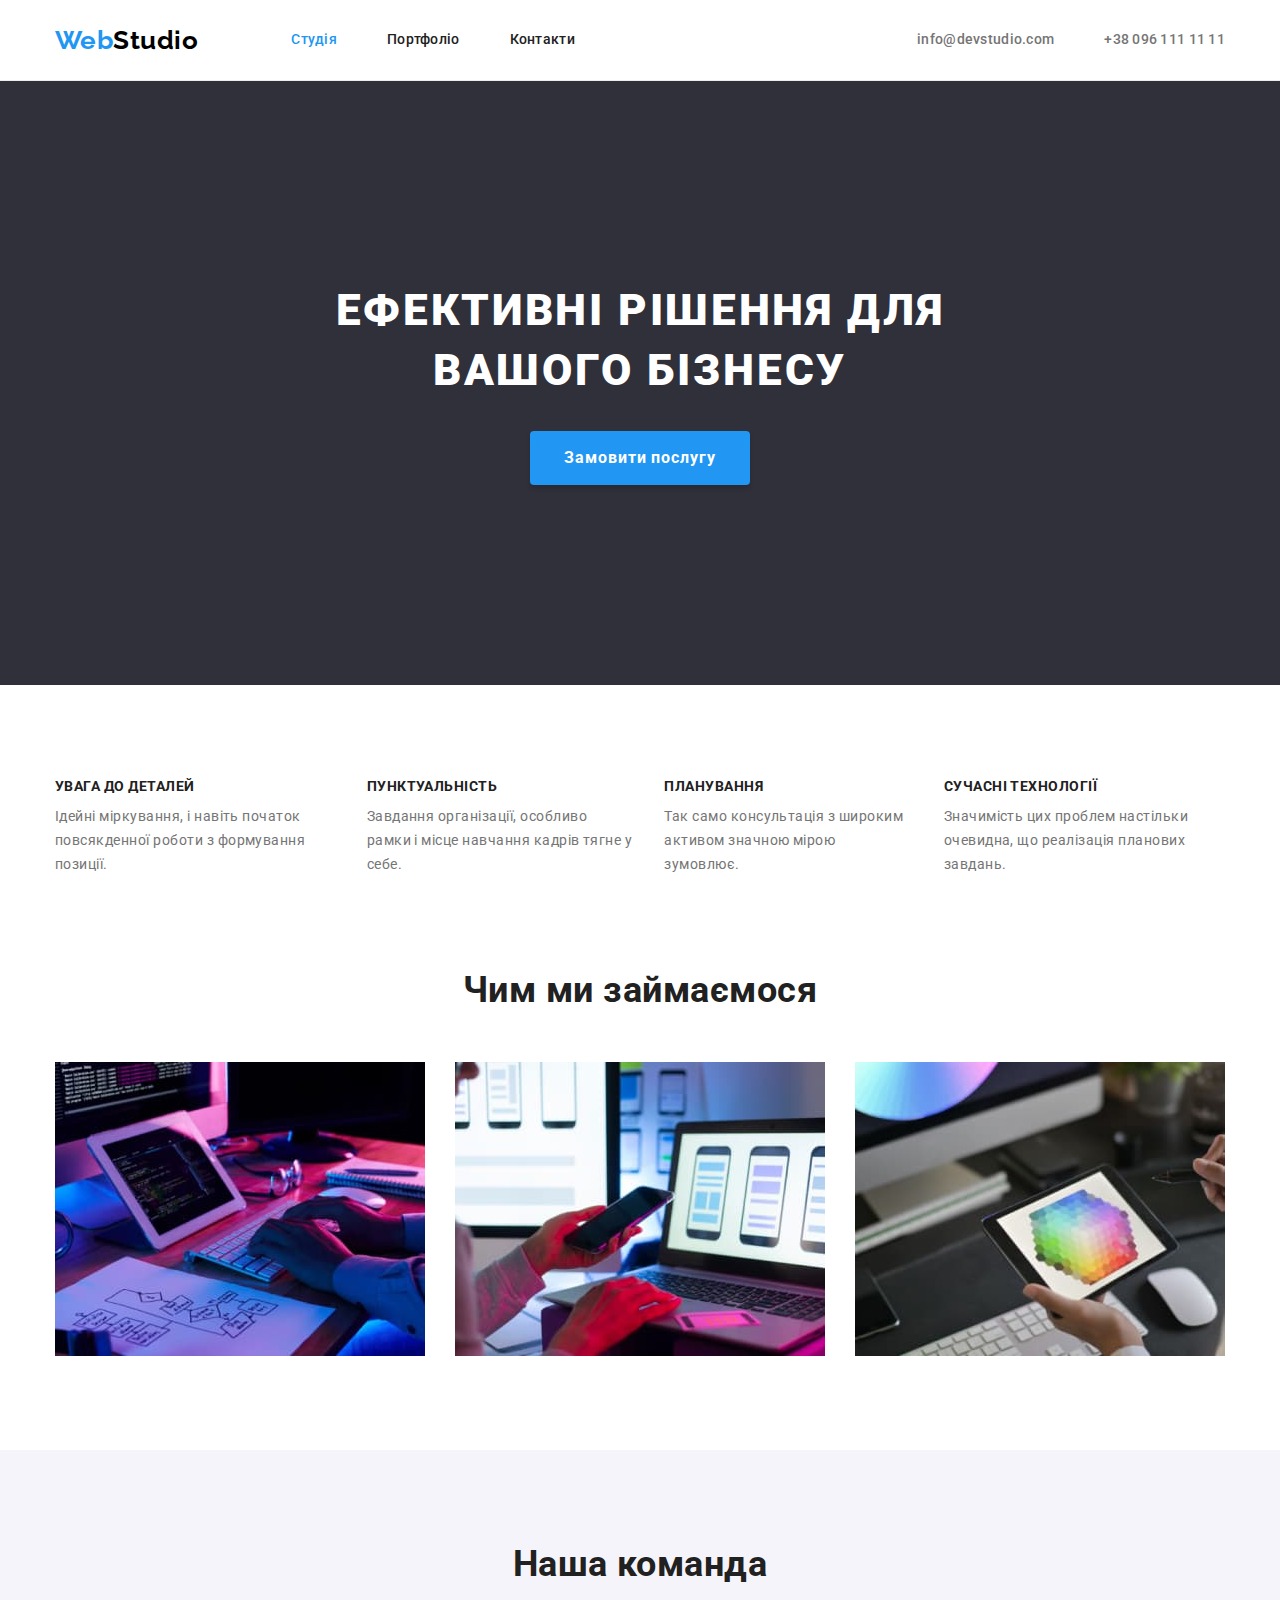
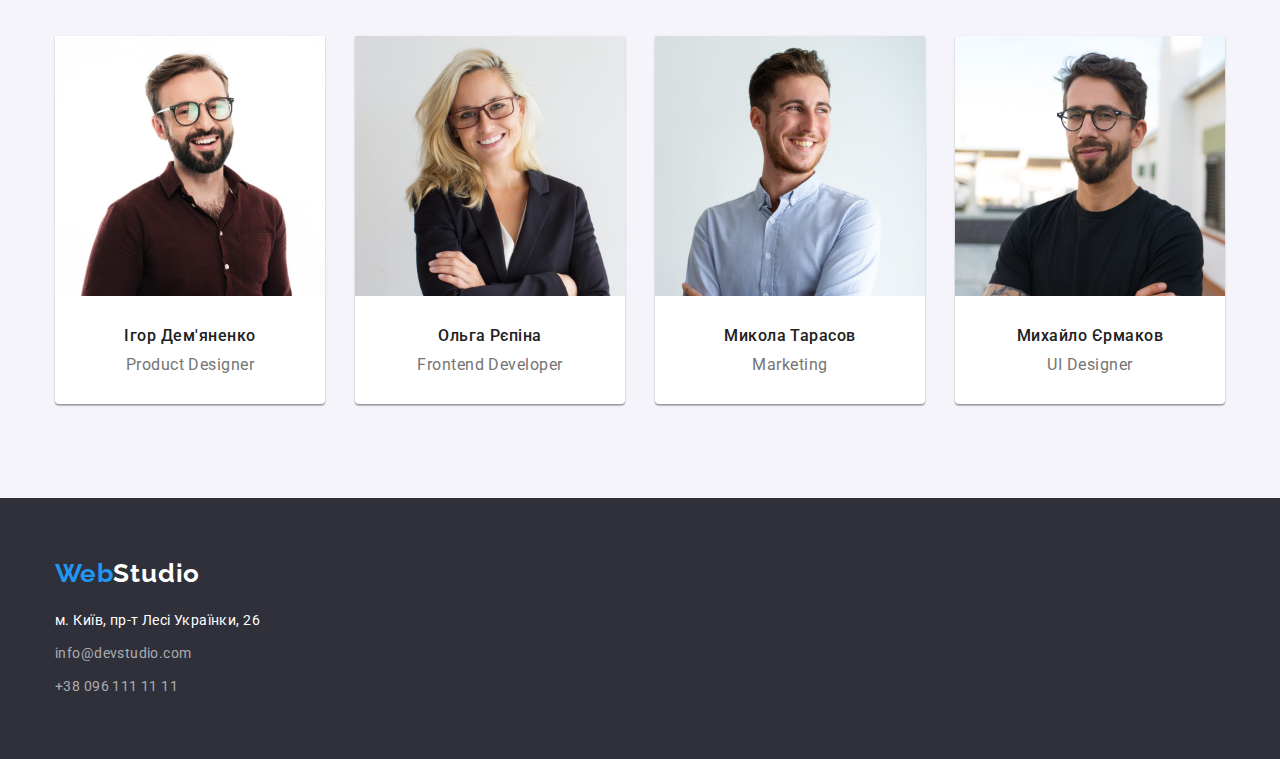
<file: index.html>
<!DOCTYPE html>
<html lang="uk">
  <head>
    <meta charset="UTF-8" />
    <meta http-equiv="X-UA-Compatible" content="IE=edge" />
    <meta name="viewport" content="width=device-width, initial-scale=1.0" />
    <title>Студія</title>
    <link rel="preconnect" href="https://fonts.googleapis.com" />
    <link rel="preconnect" href="https://fonts.gstatic.com" crossorigin />
    <link
      href="https://fonts.googleapis.com/css2?family=Raleway:wght@700&family=Roboto:wght@400;500;700&display=swap"
      rel="stylesheet"
    />
    <link
      rel="stylesheet"
      href="https://cdnjs.cloudflare.com/ajax/libs/modern-normalize/1.1.0/modern-normalize.min.css"
    />
    <link rel="stylesheet" href="./css/styles.css" />
  </head>
  <body>
    <!--Верхня лінія-->
    <header class="header">
      <div class="container flex-container">
        <nav class="nav flex-cont">
          <a href="./index.html" class="primary"
            >Web<span class="logo-white">Studio</span></a
          >

          <ul class="site-nav">
            <li class="item">
              <a href="./index.html" class="link current">Студія</a>
            </li>
            <li class="item">
              <a href="./portfolio.html" class="link">Портфоліо</a>
            </li>
            <li class="item"><a href="#Контакти" class="link">Контакти</a></li>
          </ul>
        </nav>
        <ul class="cont-nav">
          <li class="item">
            <a href="mailto:info@devstudio.com" class="link"
              >info@devstudio.com</a
            >
          </li>
          <li class="item">
            <a href="tel:+380961111111" class="link">+38 096 111 11 11</a>
          </li>
        </ul>
      </div>
    </header>
    <main>
      <!--Шапка-->
      <section class="hero">
        <div class="container">
          <h1 class="hero-title">Ефективні рішення для<br />вашого бізнесу</h1>
          <button type="button" class="button">Замовити послугу</button>
        </div>
      </section>

      <!--Особливості-->
      <section class="section">
        <div class="container">
          <h2 class="visually-hidden">Особливості</h2>
          <ul class="features-list">
            <li class="item">
              <h3 class="features-title">УВАГА ДО ДЕТАЛЕЙ</h3>
              <p class="features-text">
                Ідейні міркування, і навіть початок повсякденної роботи з
                формування позиції.
              </p>
            </li>
            <li class="item">
              <h3 class="features-title">ПУНКТУАЛЬНІСТЬ</h3>
              <p class="features-text">
                Завдання організації, особливо рамки і місце навчання кадрів
                тягне у себе.
              </p>
            </li>
            <li class="item">
              <h3 class="features-title">ПЛАНУВАННЯ</h3>
              <p class="features-text">
                Так само консультація з широким активом значною мірою зумовлює.
              </p>
            </li>
            <li class="item">
              <h3 class="features-title">СУЧАСНІ ТЕХНОЛОГІЇ</h3>
              <p class="features-text">
                Значимість цих проблем настільки очевидна, що реалізація
                планових завдань.
              </p>
            </li>
          </ul>
        </div>
      </section>
      <!--Чим ми займаємося-->
      <section class="section-work">
        <div class="container">
          <h2 class="work-title">Чим ми займаємося</h2>
          <ul class="work-block">
            <li class="item">
              <img
                src="./images/box-1.jpg"
                alt="dev"
                width="370"
                height="294"
              />
            </li>
            <li class="item">
              <img
                src="./images/box-2.jpg"
                alt="scc"
                width="370"
                height="294"
              />
            </li>
            <li class="item">
              <img
                src="./images/box-3.jpg"
                alt="design"
                width="370"
                height="294"
              />
            </li>
          </ul>
        </div>
      </section>
      <!--Наша Команда-->
      <section class="section-team">
        <div class="container">
          <h2 class="team-title">Наша команда</h2>
          <ul class="team-list">
            <li class="team-color">
              <img
                src="./images/Ihor-Demianenko.jpg"
                alt="Product Designer"
                width="270"
                height="260"
              />
              <div class="dev-box">
                <h3 class="dev-title">Ігор Дем'яненко</h3>
                <p class="dev-text">Product Designer</p>
              </div>
            </li>
            <li class="team-color">
              <img
                src="./images/Olha-Repina.jpg"
                alt="Frontend Developer"
                width="270"
                height="260"
              />
              <div class="dev-box">
                <h3 class="dev-title">Ольга Рєпіна</h3>
                <p class="dev-text">Frontend Developer</p>
              </div>
            </li>
            <li class="team-color">
              <img
                src="./images/Mykola-Tarasov.jpg"
                alt="Marketing"
                width="270"
                height="260"
              />
              <div class="dev-box">
                <h3 class="dev-title">Микола Тарасов</h3>
                <p class="dev-text">Marketing</p>
              </div>
            </li>
            <li class="team-color">
              <img
                src="./images/Myhailo-Yermakov.jpg"
                alt="UI Designer"
                width="270"
                height="260"
              />
              <div class="dev-box">
                <h3 class="dev-title">Михайло Єрмаков</h3>
                <p class="dev-text">UI Designer</p>
              </div>
            </li>
          </ul>
        </div>
      </section>
    </main>
    <!--Нижня лінія-->
    <footer class="footer">
      <div class="container">
        <a href="./index.html" class="primary"
          >Web<span class="logo-black">Studio</span></a
        >

        <address>
          <ul class="nav-foot">
            <li class="item">
              <a
                href="https://goo.gl/maps/nedKhjfCdMCEQV4k6"
                target="_blank"
                rel="noreferrer noopener"
                class="link"
                >м. Київ, пр-т Лесі Українки, 26</a
              >
            </li>
            <li class="item">
              <a href="mailto:info@devstudio.com" class="cont-link"
                >info@devstudio.com</a
              >
            </li>
            <li class="item">
              <a href="tel:+380961111111" class="cont-link"
                >+38 096 111 11 11</a
              >
            </li>
          </ul>
        </address>
      </div>
    </footer>
  </body>
</html>
</file>
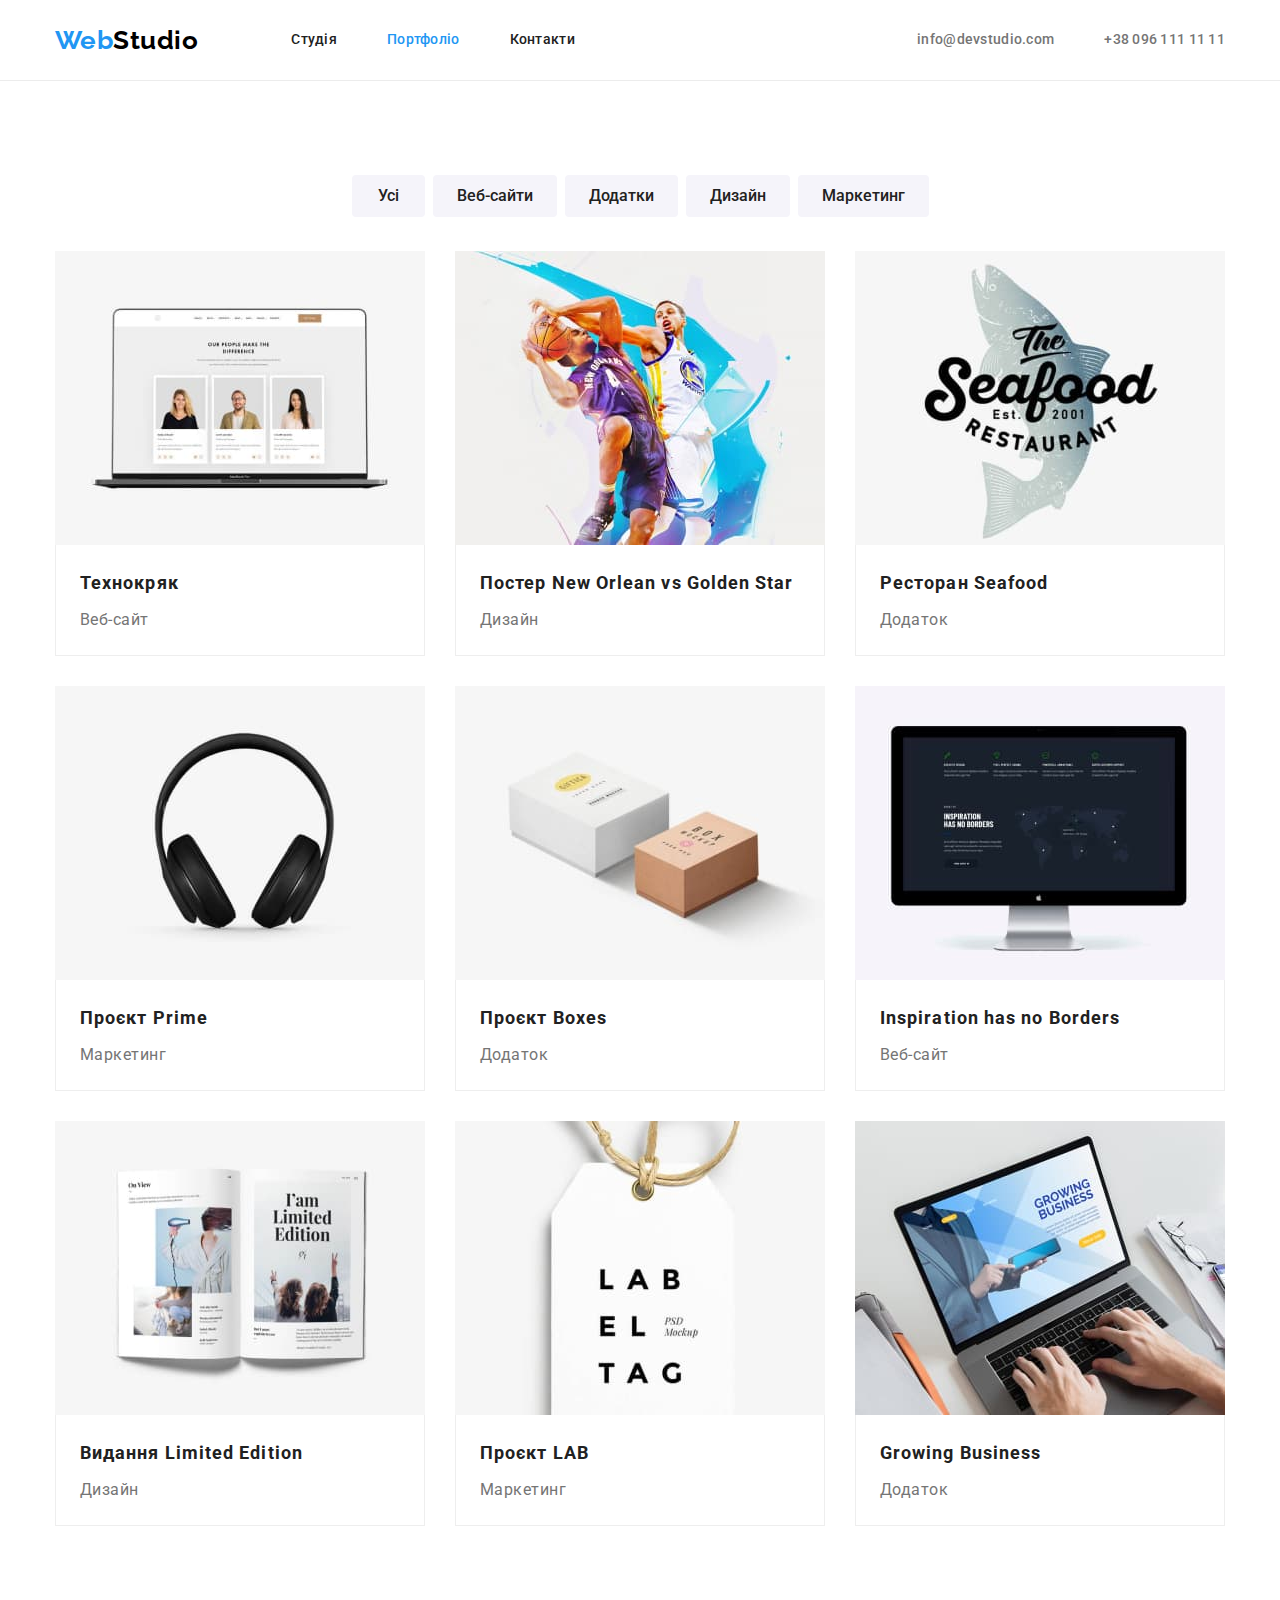
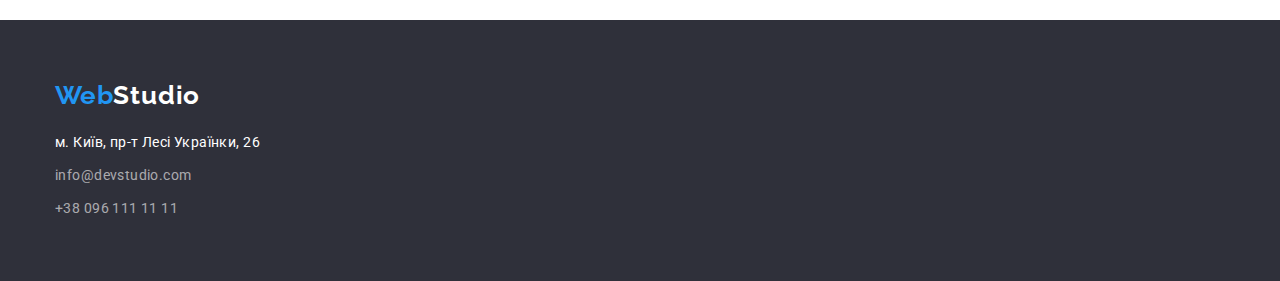
<file: portfolio.html>
<!DOCTYPE html>
<html lang="uk">
  <head>
    <meta charset="UTF-8" />
    <meta http-equiv="X-UA-Compatible" content="IE=edge" />
    <meta name="viewport" content="width=device-width, initial-scale=1.0" />
    <title>Портфоліо</title>
    <link rel="preconnect" href="https://fonts.googleapis.com" />
    <link rel="preconnect" href="https://fonts.gstatic.com" crossorigin />
    <link
      href="https://fonts.googleapis.com/css2?family=Raleway:wght@700&family=Roboto:wght@400;500;700&display=swap"
      rel="stylesheet"
    />
    <link
      rel="stylesheet"
      href="https://cdnjs.cloudflare.com/ajax/libs/modern-normalize/1.1.0/modern-normalize.min.css"
    />
    <link rel="stylesheet" href="./css/styles.css" />
  </head>
  <body>
    <!--Верхня лінія-->
    <header class="header">
      <div class="container flex-container">
        <nav class="nav flex-cont">
          <a href="./index.html" class="primary"
            >Web<span class="logo-white">Studio</span></a
          >
          <ul class="site-nav">
            <li class="item"><a href="./index.html" class="link">Студія</a></li>
            <li class="item">
              <a href="./portfolio.html" class="link current">Портфоліо</a>
            </li>
            <li class="item"><a href="#Контакти" class="link">Контакти</a></li>
          </ul>
        </nav>
        <ul class="cont-nav">
          <li class="item">
            <a href="mailto:info@devstudio.com" class="link"
              >info@devstudio.com</a
            >
          </li>
          <li class="item">
            <a href="tel:+380961111111" class="link">+38 096 111 11 11</a>
          </li>
        </ul>
      </div>
    </header>
    <main>
      <section class="section">
        <div class="container">
          <h1 class="visually-hidden">#Портфоліо</h1>
          <!--Кнопки-->
          <ul class="button-list">
            <li class="item">
              <button type="button" class="buttons">Усі</button>
            </li>
            <li class="item">
              <button type="button" class="buttons">Веб-сайти</button>
            </li>
            <li class="item">
              <button type="button" class="buttons">Додатки</button>
            </li>
            <li class="item">
              <button type="button" class="buttons">Дизайн</button>
            </li>
            <li class="item">
              <button type="button" class="buttons">Маркетинг</button>
            </li>
          </ul>

          <!--Посилання-->

          <ul class="prod-list">
            <li class="item">
              <img
                src="./images/img-1.jpg"
                alt="Команда веб розробників"
                width="370"
                height="294"
              />
              <div class="prod-box">
                <h2 class="prod-title">Технокряк</h2>
                <p class="prod-text">Веб-сайт</p>
              </div>
            </li>
            <li class="item">
              <img
                src="./images/img-2.jpg"
                alt="Баскетболісти"
                width="370"
                height="294"
              />
              <div class="prod-box">
                <h2 class="prod-title">Постер New Orlean vs Golden Star</h2>
                <p class="prod-text">Дизайн</p>
              </div>
            </li>
            <li class="item">
              <img
                src="./images/img-3.jpg"
                alt="Рибний ресторан"
                width="370"
                height="294"
              />
              <div class="prod-box">
                <h2 class="prod-title">Ресторан Seafood</h2>
                <p class="prod-text">Додаток</p>
              </div>
            </li>
            <li class="item">
              <img
                src="./images/img-4.jpg"
                alt="Навушники"
                width="370"
                height="294"
              />
              <div class="prod-box">
                <h2 class="prod-title">Проєкт Prime</h2>
                <p class="prod-text">Маркетинг</p>
              </div>
            </li>
            <li class="item">
              <img
                src="./images/img-5.jpg"
                alt="Коробки"
                width="370"
                height="294"
              />
              <div class="prod-box">
                <h2 class="prod-title">Проєкт Boxes</h2>
                <p class="prod-text">Додаток</p>
              </div>
            </li>
            <li class="item">
              <img
                src="./images/img-6.jpg"
                alt="Монітор"
                width="370"
                height="294"
              />
              <div class="prod-box">
                <h2 class="prod-title">Inspiration has no Borders</h2>
                <p class="prod-text">Веб-сайт</p>
              </div>
            </li>
            <li class="item">
              <img
                src="./images/img-7.jpg"
                alt="Книга"
                width="370"
                height="294"
              />
              <div class="prod-box">
                <h2 class="prod-title">Видання Limited Edition</h2>
                <p class="prod-text">Дизайн</p>
              </div>
            </li>
            <li class="item">
              <img
                src="./images/img-8.jpg"
                alt="Бірка"
                width="370"
                height="294"
              />
              <div class="prod-box">
                <h2 class="prod-title">Проєкт LAB</h2>
                <p class="prod-text">Маркетинг</p>
              </div>
            </li>
            <li class="item">
              <img
                src="./images/img-9.jpg"
                alt="Ноутбук"
                width="370"
                height="294"
              />
              <div class="prod-box">
                <h2 class="prod-title">Growing Business</h2>
                <p class="prod-text">Додаток</p>
              </div>
            </li>
          </ul>
        </div>
      </section>
    </main>
    <!--Нижня лінія-->
    <footer class="footer">
      <div class="container">
        <a href="./index.html" class="primary"
          >Web<span class="logo-black">Studio</span></a
        >

        <address>
          <ul class="nav-foot">
            <li class="item">
              <a
                href="https://goo.gl/maps/nedKhjfCdMCEQV4k6"
                target="_blank"
                rel="noreferrer noopener"
                class="link"
                >м. Київ, пр-т Лесі Українки, 26</a
              >
            </li>
            <li class="item">
              <a href="mailto:info@devstudio.com" class="cont-link"
                >info@devstudio.com</a
              >
            </li>
            <li class="item">
              <a href="tel:+380961111111" class="cont-link"
                >+38 096 111 11 11</a
              >
            </li>
          </ul>
        </address>
      </div>
    </footer>
  </body>
</html>
</file>
<file: css/styles.css>
/*.html {
  box-sizing: border-box;
}
*,
*::before,
*::after {
  box-sizing: inherit ;
}*/

:root {
  --primary-text-color: #757575;
  --title-text-color: #212121;
  --accent-text-color: #2196f3;
  --white-text-color: #ffffff;
  --black-color: #000000;
  --background-color: #2f303a;
  --contacts-color: rgba(255, 255, 255, 0.6);
  --button-bg-color: #f5f4fa;
}

body {
  color: var(--title-text-color);
  background-color: var(--white-text-color);

  font-family: Roboto, sans-serif;
  letter-spacing: 0.03em;
}

.visually-hidden {
  position: absolute;
  width: 1px;
  height: 1px;
  margin: -1px;
  border: 0;
  padding: 0;

  white-space: nowrap;
  clip-path: inset(100%);
  clip: rect(0 0 0 0);
  overflow: hidden;
}

h1,
h2,
h3,
h4,
h5,
h6,
p,
ul {
  list-style: none;
  padding: 0;
  margin: 0;
}

.container {
  margin: 0 auto;
  width: 1200px;
  padding-left: 15px;
  padding-right: 15px;

  /*outline: 1px solid tomato;*/
}
.section {
  padding-top: 94px;
  padding-bottom: 94px;
}
img {
  display: block;
  max-width: 100%;
}

/*header*/
.header {
  border-bottom: 1px solid #ececec;
}
.header .flex-container {
  display: flex;
  align-items: center;
}

.flex-cont {
  display: flex;
  align-items: center;
}
.primary {
  color: var(--accent-text-color);

  font-family: Raleway, sans-serif;
  font-weight: 700;
  font-size: 26px;
  line-height: 1.19;
  text-decoration: none;
}
.logo-white {
  color: var(--black-color);
}
.site-nav {
  margin-left: 93px;
  display: flex;
}
.site-nav .item:not(:last-child) {
  margin-right: 50px;
}
.site-nav .link {
  display: block;
  padding-top: 32px;
  padding-bottom: 32px;

  color: var(--title-text-color);
  font-weight: 500;
  font-size: 14px;
  line-height: 1.14;
  letter-spacing: 0.02em;
  text-decoration: none;
}
.site-nav .link:hover,
.site-nav .link:focus {
  color: var(--accent-text-color);
}
.site-nav .link.current {
  color: var(--accent-text-color);
}

.cont-nav {
  display: flex;
  margin-left: auto;
}
.cont-nav .item + .item {
  margin-left: 50px;
}
.cont-nav .link {
  display: block;
  padding-top: 32px;
  padding-bottom: 32px;

  color: var(--primary-text-color);
  font-weight: 500;
  font-size: 14px;
  line-height: 1.14;
  letter-spacing: 0.02em;
  text-decoration: none;
}
.cont-nav .link:hover,
.cont-nav .link:focus {
  color: var(--accent-text-color);
}

/*hero*/
.hero {
  padding-top: 200px;
  padding-bottom: 200px;

  background-color: var(--background-color);
  text-align: center;
}
.hero-title {
  margin-bottom: 30px;

  color: var(--white-text-color);
  font-weight: 900;
  font-size: 44px;
  line-height: 1.36;
  letter-spacing: 0.06em;
  text-transform: uppercase;
}

/*features*/
.features-list {
  display: flex;
}
.features-list .item + .item {
  margin-left: 30px;
}

.features-title {
  margin-bottom: 10px;

  font-weight: 700;
  font-size: 14px;
  line-height: 1.14;
  text-transform: uppercase;
}
.features-text {
  color: var(--primary-text-color);
  font-size: 14px;
  line-height: 1.71;
}

/*team*/
.section-team {
  padding-top: 94px;
  padding-bottom: 94px;
  background-color: var(--button-bg-color);
}
.team-color {
  background-color: var(--white-text-color);
  box-shadow: 0px 1px 3px rgba(0, 0, 0, 0.12), 0px 1px 1px rgba(0, 0, 0, 0.14),
    0px 2px 1px rgba(0, 0, 0, 0.2);
  border-radius: 0px 0px 4px 4px;
}
.section-work {
  padding-bottom: 94px;
}
.work-block,
.team-list {
  display: flex;
  gap: 30px;
}

.work-title,
.team-title {
  margin-bottom: 50px;

  font-weight: 700;
  font-size: 36px;
  line-height: 1.16;
  text-align: center;
}
.dev-box {
  padding-top: 30px;
  padding-bottom: 30px;
}
.dev-title {
  margin-bottom: 10px;

  font-weight: 500;
  font-size: 16px;
  line-height: 1.19;
  text-align: center;
}
.dev-text {
  color: var(--primary-text-color);
  font-size: 16px;
  line-height: 1.19;
  text-align: center;
}

/*production*/

.prod-list {
  display: flex;
  flex-wrap: wrap;
  gap: 30px;
}
.prod-list .item {
  flex-basis: auto;
  border: transparent;
}

.prod-box {
  padding: 20px 24px;
  border-bottom: 1px solid #eeeeee;
  border-right: 1px solid #eeeeee;
  border-left: 1px solid #eeeeee;
}

.prod-title {
  margin-bottom: 4px;

  font-weight: 700;
  font-size: 18px;
  line-height: 2;
  letter-spacing: 0.06em;
}
.prod-text {
  color: var(--primary-text-color);
  font-size: 16px;
  line-height: 1.88;
}

/*Buttons*/
.hero .button {
  border-radius: 4px;
  padding: 10px 32px;
  /*min-width: 216px;*/
  box-shadow: 0px 4px 4px rgba(0, 0, 0, 0.15);

  color: var(--white-text-color);
  background-color: var(--accent-text-color);
  font-family: inherit;
  font-weight: 700;
  font-size: 16px;
  line-height: 1.88;
  text-align: center;
  letter-spacing: 0.06em;
  cursor: pointer;
  border-color: transparent;
}
.hero .button:hover,
.hero .button:focus {
  background-color: #188ce8;
  box-shadow: 0px 4px 4px rgba(0, 0, 0, 0.15);
}

.button-list {
  margin-bottom: 34px;
  display: flex;
  justify-content: center;
}
.button-list .item + .item {
  margin-left: 8px;
}
.button-list .buttons {
  border-radius: 4px;
  padding: 6px 22px;
  min-width: 73px;

  color: var(--title-text-color);
  background-color: var(--button-bg-color);
  font-family: inherit;
  font-weight: 500;
  font-size: 16px;
  line-height: 1.63;
  text-align: center;
  cursor: pointer;
  border-color: transparent;
}
.button-list .buttons:hover,
.button-list .buttons:focus {
  color: var(--white-text-color);
  background-color: var(--accent-text-color);

  box-shadow: 0px 3px 1px rgba(0, 0, 0, 0.1), 0px 1px 2px rgba(0, 0, 0, 0.08),
    0px 2px 2px rgba(0, 0, 0, 0.12);
}

/*footer*/
.footer {
  background-color: var(--background-color);
  padding-top: 60px;
  padding-bottom: 60px;
}
.logo-black {
  color: var(--white-text-color);
  font-family: Raleway, sans-serif;
  font-weight: 700;
  font-size: 26px;
  line-height: 1.19;
  letter-spacing: 0.03em;
}
.nav-foot .item:not(:last-child) {
  margin-bottom: 9px;
}
.nav-foot .item:first-child {
  margin-top: 20px;
}
.nav-foot .link {
  color: var(--white-text-color);
  text-decoration: none;
  font-style: normal;
  font-size: 14px;
  line-height: 1.71;
  letter-spacing: 0.03em;
}
.nav-foot .cont-link {
  color: var(--contacts-color);
  text-decoration: none;
  font-style: normal;
  font-size: 14px;
  line-height: 1.71;
  letter-spacing: 0.03em;
}

.nav-foot .link:hover,
.nav-foot .link:focus,
.nav-foot .cont-link:hover,
.nav-foot .cont-link:focus {
  color: var(--accent-text-color);
}

.nav-foot {
  margin-right: auto;
}
</file>
